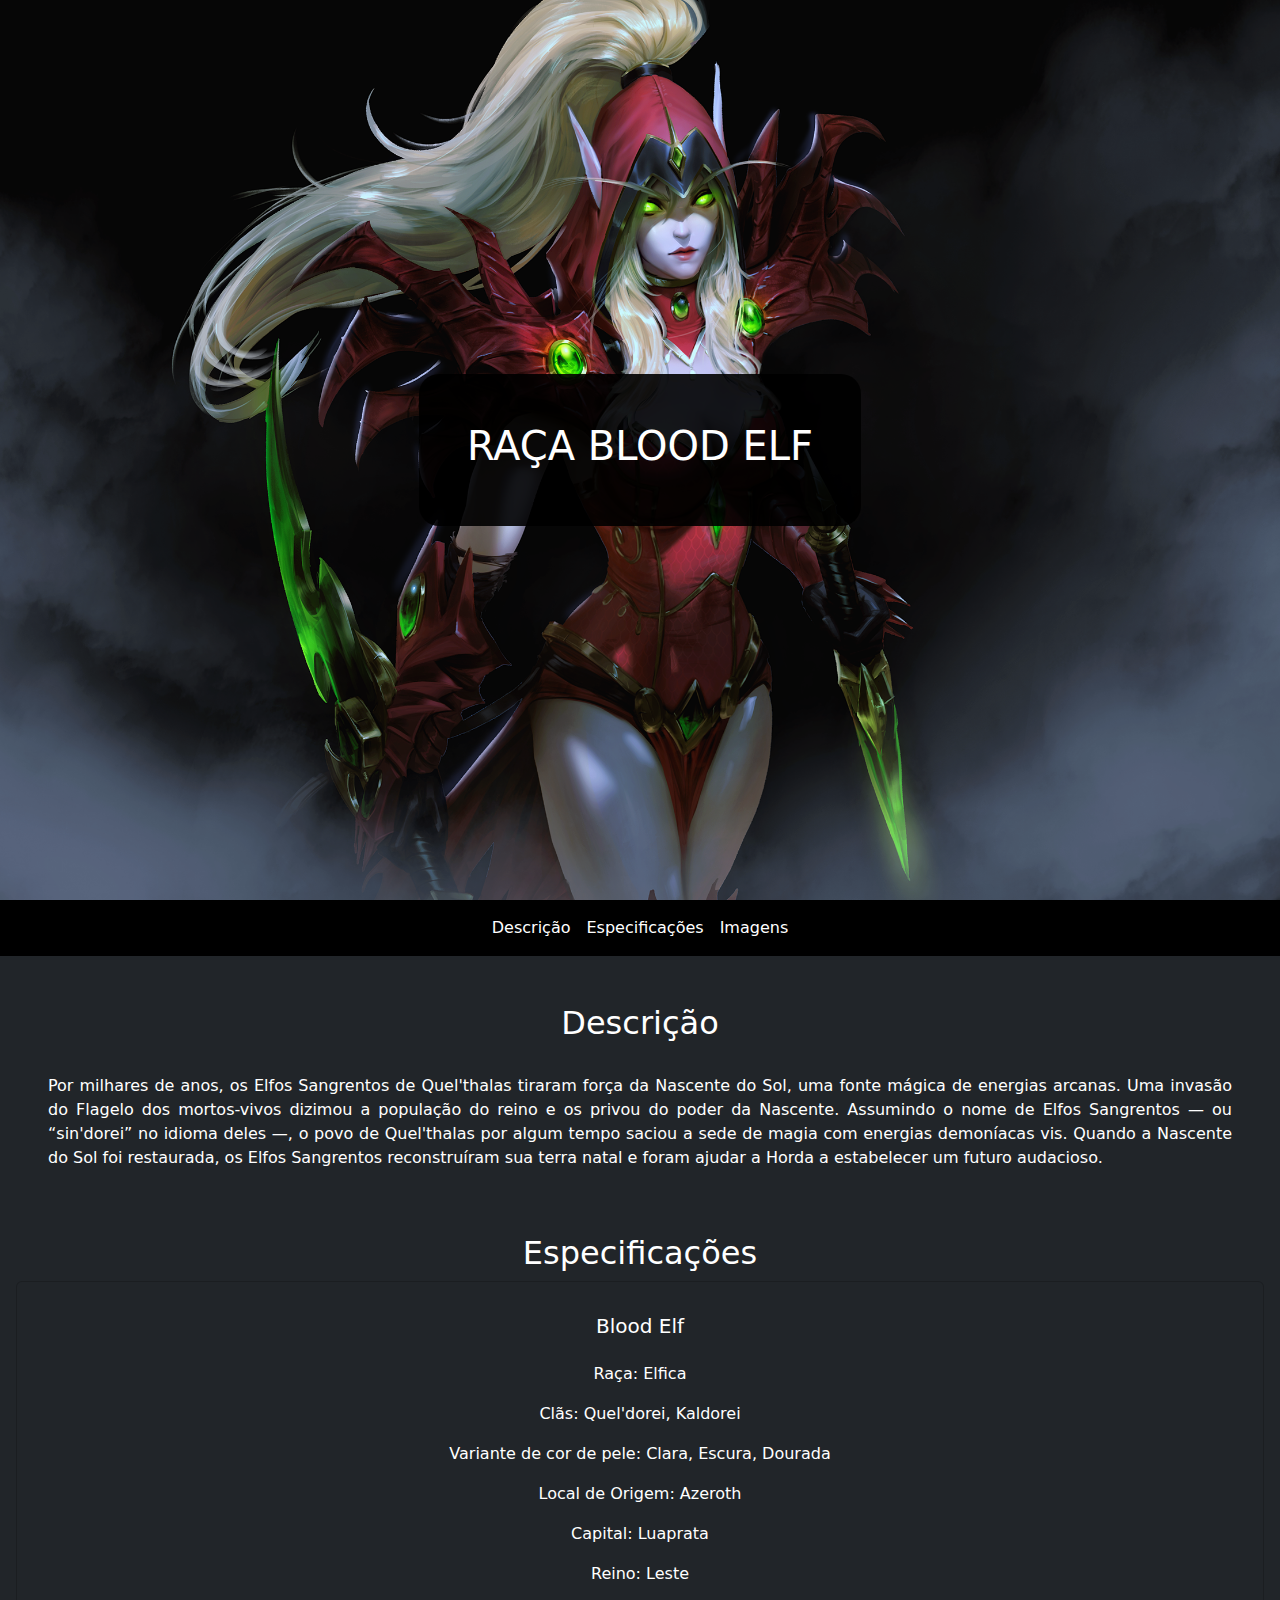
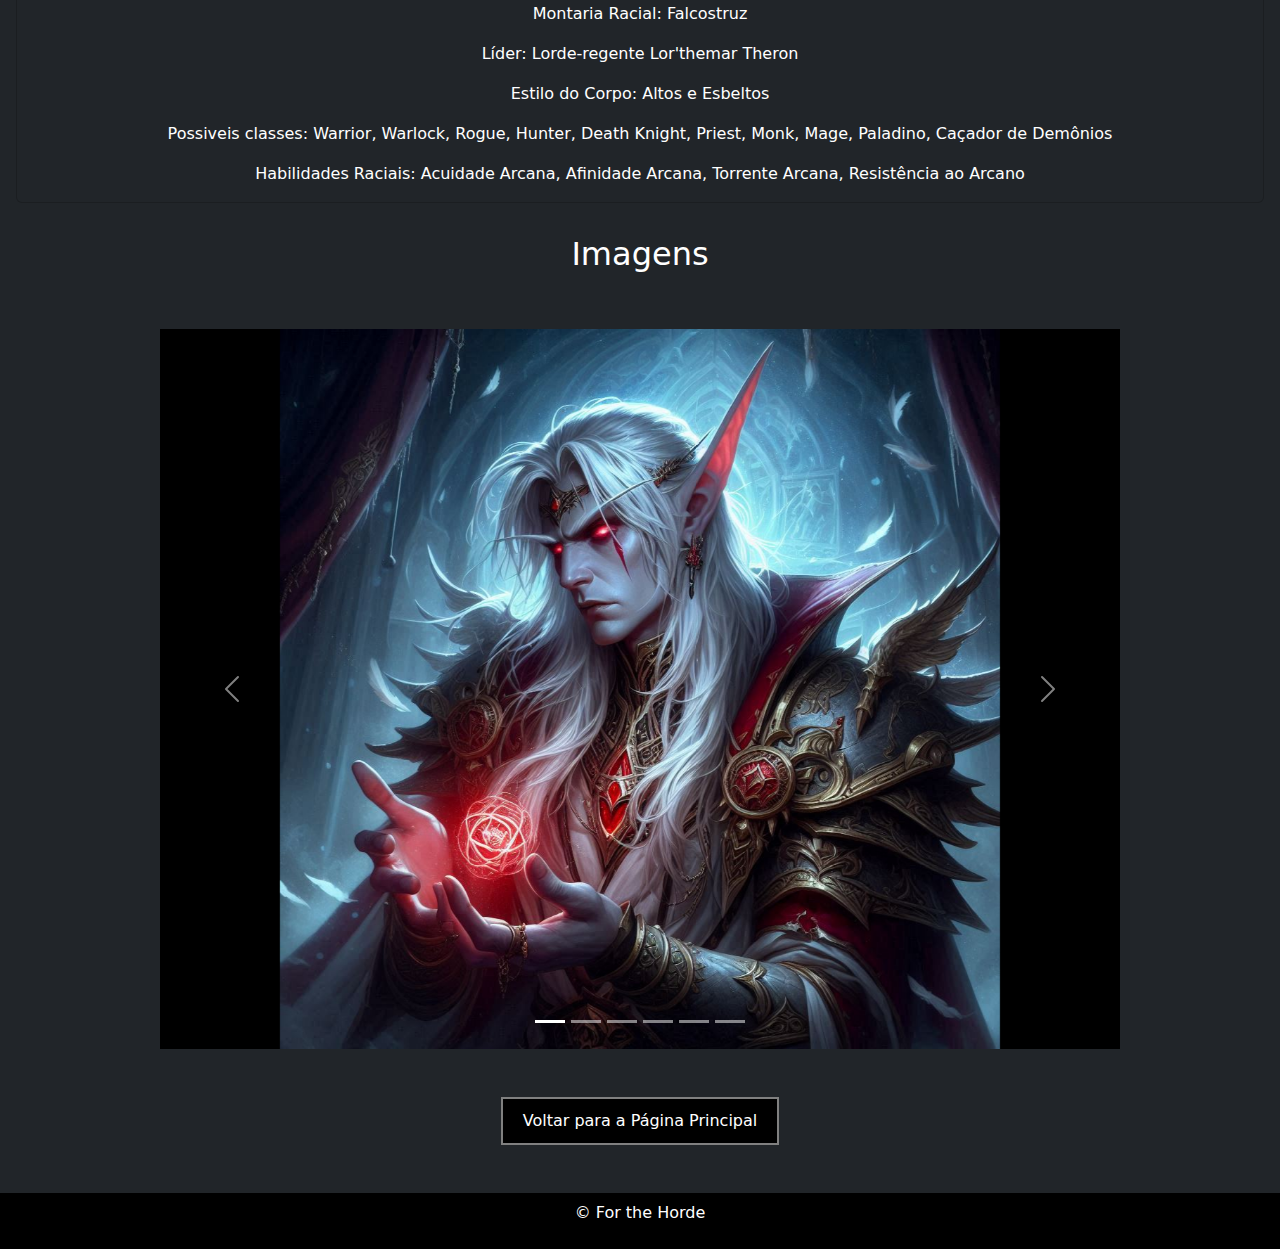
<file: pages/blood-elf.html>
<!DOCTYPE html>
<html lang="pt-br">

<head>
    <meta charset="UTF-8">
    <meta name="viewport" content="width=device-width, initial-scale=1.0">
    <title>Horda | Blood Elf</title>
    <!-- Latest compiled and minified CSS -->
    <link href="https://cdn.jsdelivr.net/npm/bootstrap@5.3.2/dist/css/bootstrap.min.css" rel="stylesheet">
    <link rel="stylesheet" href="style.css">
</head>

<body>
    <header class="bg-black text-white text-center">
        <div class="parallax d-flex flex-row align-items-center justify-content-center" style=" background-image: url('../img/bloodelf-bg.jpg');">
            <div class="bg-title p-5">
              <h1>RAÇA BLOOD ELF</h1>
            </div>
        </div>
        <nav class="navbar navbar-expand-sm bg-black">

            <div class="mx-auto">
                <!-- Links -->
                <ul class="navbar-nav">
                    <li class="nav-item">
                        <a class="nav-link text-white" href="#descricao">Descrição</a>
                    </li>
                    <li class="nav-item">
                        <a class="nav-link text-white" href="#especificacoes">Especificações</a>
                    </li>
                    <li class="nav-item">
                        <a class="nav-link text-white" href="#imagens">Imagens</a>
                    </li>
                </ul>
            </div>

        </nav>
    </header>

    <main class="bg-dark pb-5">
        <section id="descricao" class="text-white text-center p-5">
            <h2>Descrição</h2>
            <div class="row pt-4">
                <div class="text">
                    Por milhares de anos, os Elfos Sangrentos de Quel'thalas tiraram força da Nascente do Sol, uma fonte
                    mágica de energias arcanas. Uma invasão do Flagelo dos mortos-vivos dizimou a população do reino e
                    os privou do poder da Nascente. Assumindo o nome de Elfos Sangrentos — ou “sin'dorei” no idioma
                    deles —, o povo de Quel'thalas por algum tempo saciou a sede de magia com energias demoníacas vis.
                    Quando a Nascente do Sol foi restaurada, os Elfos Sangrentos reconstruíram sua terra natal e foram
                    ajudar a Horda a estabelecer um futuro audacioso.
                </div>
            </div>
        </section>

        <section id="especificacoes" class="text-white text-center p-3">

            <h2>Especificações</h2>

            <div class="card pt-3 bg-dark text-white">
                <div class="card-body">
                    <h5 class="card-title pb-3">Blood Elf</h5>
                    <p class="card-text ">Raça: Elfica</p>
                    <p class="card-text ">Clãs: Quel'dorei, Kaldorei</p>
                    <p class="card-text ">Variante de cor de pele: Clara, Escura, Dourada</p>
                    <p class="card-text ">Local de Origem: Azeroth</p>
                    <p class="card-text ">Capital: Luaprata</p>
                    <p class="card-text ">Reino: Leste</p>
                    <p class="card-text ">Montaria Racial: Falcostruz</p>
                    <p class="card-text ">Líder: Lorde-regente Lor'themar Theron</p>
                    <p class="card-text ">Estilo do Corpo: Altos e Esbeltos</p>
                    <p class="card-text ">Possiveis classes: Warrior, Warlock, Rogue, Hunter, Death Knight, Priest, Monk, Mage, Paladino, Caçador de Demônios</p>
                    <p class="card-text ">Habilidades Raciais: Acuidade Arcana, Afinidade Arcana, Torrente Arcana, Resistência ao Arcano</p>
                </div>
            </div>

        </section>

        <section id="imagens" class="text-white text-center pb-5 pt-3">

            <h2>Imagens</h2>

        </section>

        <!-- Carousel -->
        <div id="demo" class="carousel slide w-75 d-block m-auto bg-black" data-bs-ride="carousel">

            <!-- Indicators/dots -->
            <div class="carousel-indicators">
                <button type="button" data-bs-target="#demo" data-bs-slide-to="0" class="active"></button>
                <button type="button" data-bs-target="#demo" data-bs-slide-to="1"></button>
                <button type="button" data-bs-target="#demo" data-bs-slide-to="2"></button>
                <button type="button" data-bs-target="#demo" data-bs-slide-to="3"></button>
                <button type="button" data-bs-target="#demo" data-bs-slide-to="4"></button>
                <button type="button" data-bs-target="#demo" data-bs-slide-to="5"></button>
            </div>

            <!-- The slideshow/carousel -->
            <div class="carousel-inner">
                <div class="carousel-item active">
                    <img src="../img/bloodelf1.jpg" alt="belf" class="d-block w-75 m-auto">
                </div>
                <div class="carousel-item">
                    <img src="../img/bloodelf2.jpg" alt="belf" class="d-block w-75 m-auto">
                </div>
                <div class="carousel-item">
                    <img src="../img/bloodelf3.jpg" alt="belf" class="d-block w-75 m-auto">
                </div>
                <div class="carousel-item">
                    <img src="../img/bloodelf4.jpg" alt="belf" class="d-block w-75 m-auto">
                </div>
                <div class="carousel-item">
                    <img src="../img/bloodelf5.jpg" alt="belf" class="d-block w-75 m-auto">
                </div>
                <div class="carousel-item">
                    <img src="../img/bloodelf6.jpg" alt="belf" class="d-block w-75 m-auto">
                </div>
            </div>

            <!-- Left and right controls/icons -->
            <button class="carousel-control-prev" type="button" data-bs-target="#demo" data-bs-slide="prev">
                <span class="carousel-control-prev-icon"></span>
            </button>
            <button class="carousel-control-next" type="button" data-bs-target="#demo" data-bs-slide="next">
                <span class="carousel-control-next-icon"></span>
            </button>
        </div>
        <div class="text-center pt-5">
            <a href="../index.html" class="botao-voltar">Voltar para a Página Principal</a>
        </div>

    </main>
    <footer class="p-2 bg-black text-white text-center">
        <p>&copy; For the Horde</p>
    </footer>

    <!-- Latest compiled JavaScript -->
    <script src="https://cdn.jsdelivr.net/npm/bootstrap@5.3.2/dist/js/bootstrap.bundle.min.js"></script>
</body>

</html>
</file>
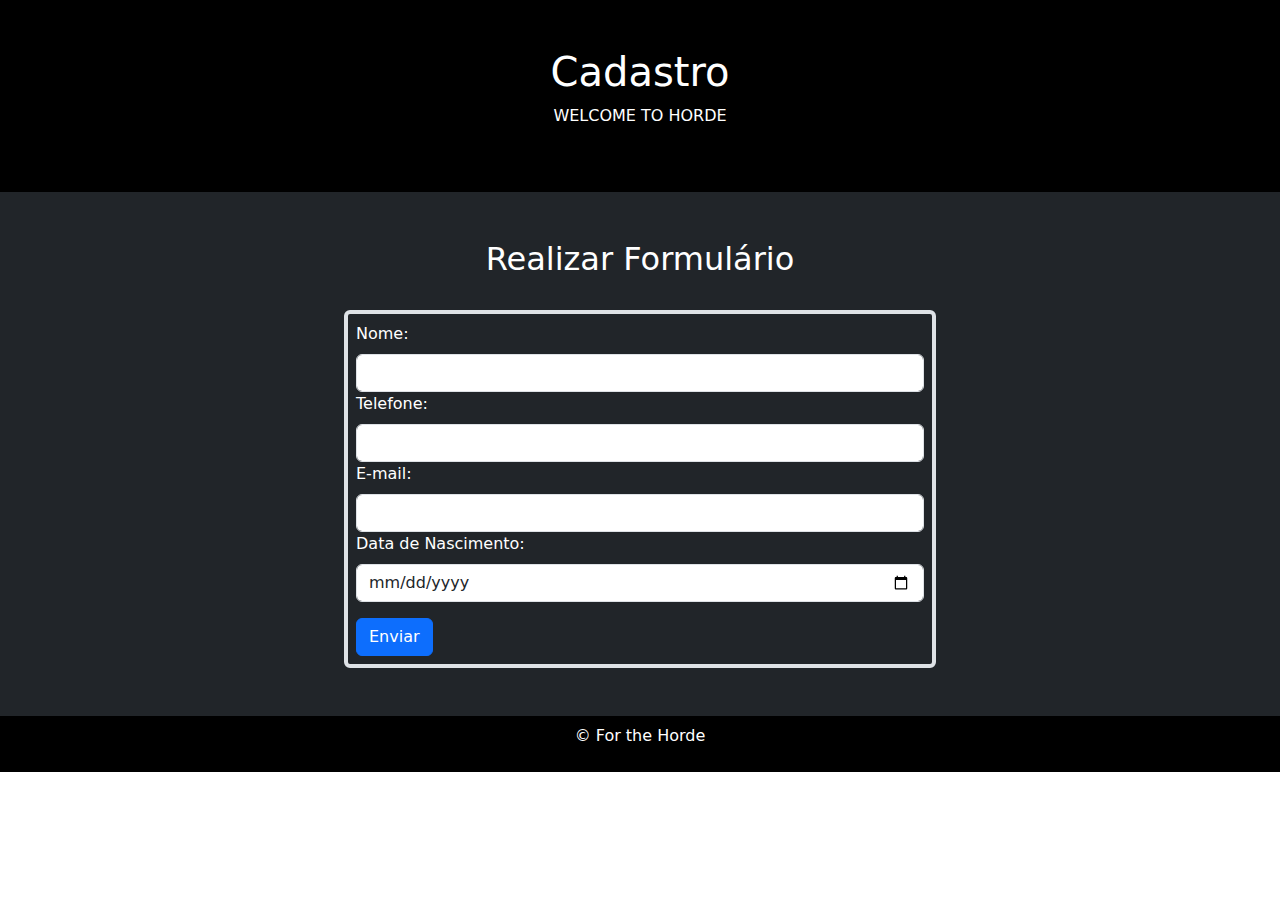
<file: pages/cadastro.html>
<!DOCTYPE html>
<html lang="pt-br">

<head>
    <meta charset="UTF-8">
    <meta name="viewport" content="width=device-width, initial-scale=1.0">
    <title>Sign-In</title>
    <!-- Latest compiled and minified CSS -->
    <link href="https://cdn.jsdelivr.net/npm/bootstrap@5.3.2/dist/css/bootstrap.min.css" rel="stylesheet">
</head>

<body>
    <header class="bg-black text-white text-center p-5">
        <div class="row">
            <h1>Cadastro</h1>
            <p>WELCOME TO HORDE</p>
        </div>

    </header>

    <main class="bg-dark p-5">

        <h2 class="text-white text-center pb-4">Realizar Formulário</h2>
        <form class="w-50 border border-4 rounded m-auto p-2 text-white">
            <label class="form-label" for="">Nome:</label>
            <input class="form-control" type="text">
            <label class="form-label" for="">Telefone:</label>
            <input class="form-control" type="number">
            <label class="form-label" for="">E-mail:</label>
            <input class="form-control" type="email">
            <label class="form-label" for="">Data de Nascimento:</label>
            <input class="form-control" type="date">
            <a class="btn btn-primary mt-3" href="../index.html">Enviar</a>
        </form>     
        
    </main>
    <footer class="p-2 bg-black text-white text-center">
        <p>&copy; For the Horde</p>
    </footer>

    <!-- Latest compiled JavaScript -->
    <script src="https://cdn.jsdelivr.net/npm/bootstrap@5.3.2/dist/js/bootstrap.bundle.min.js"></script>
</body>

</html>
</file>
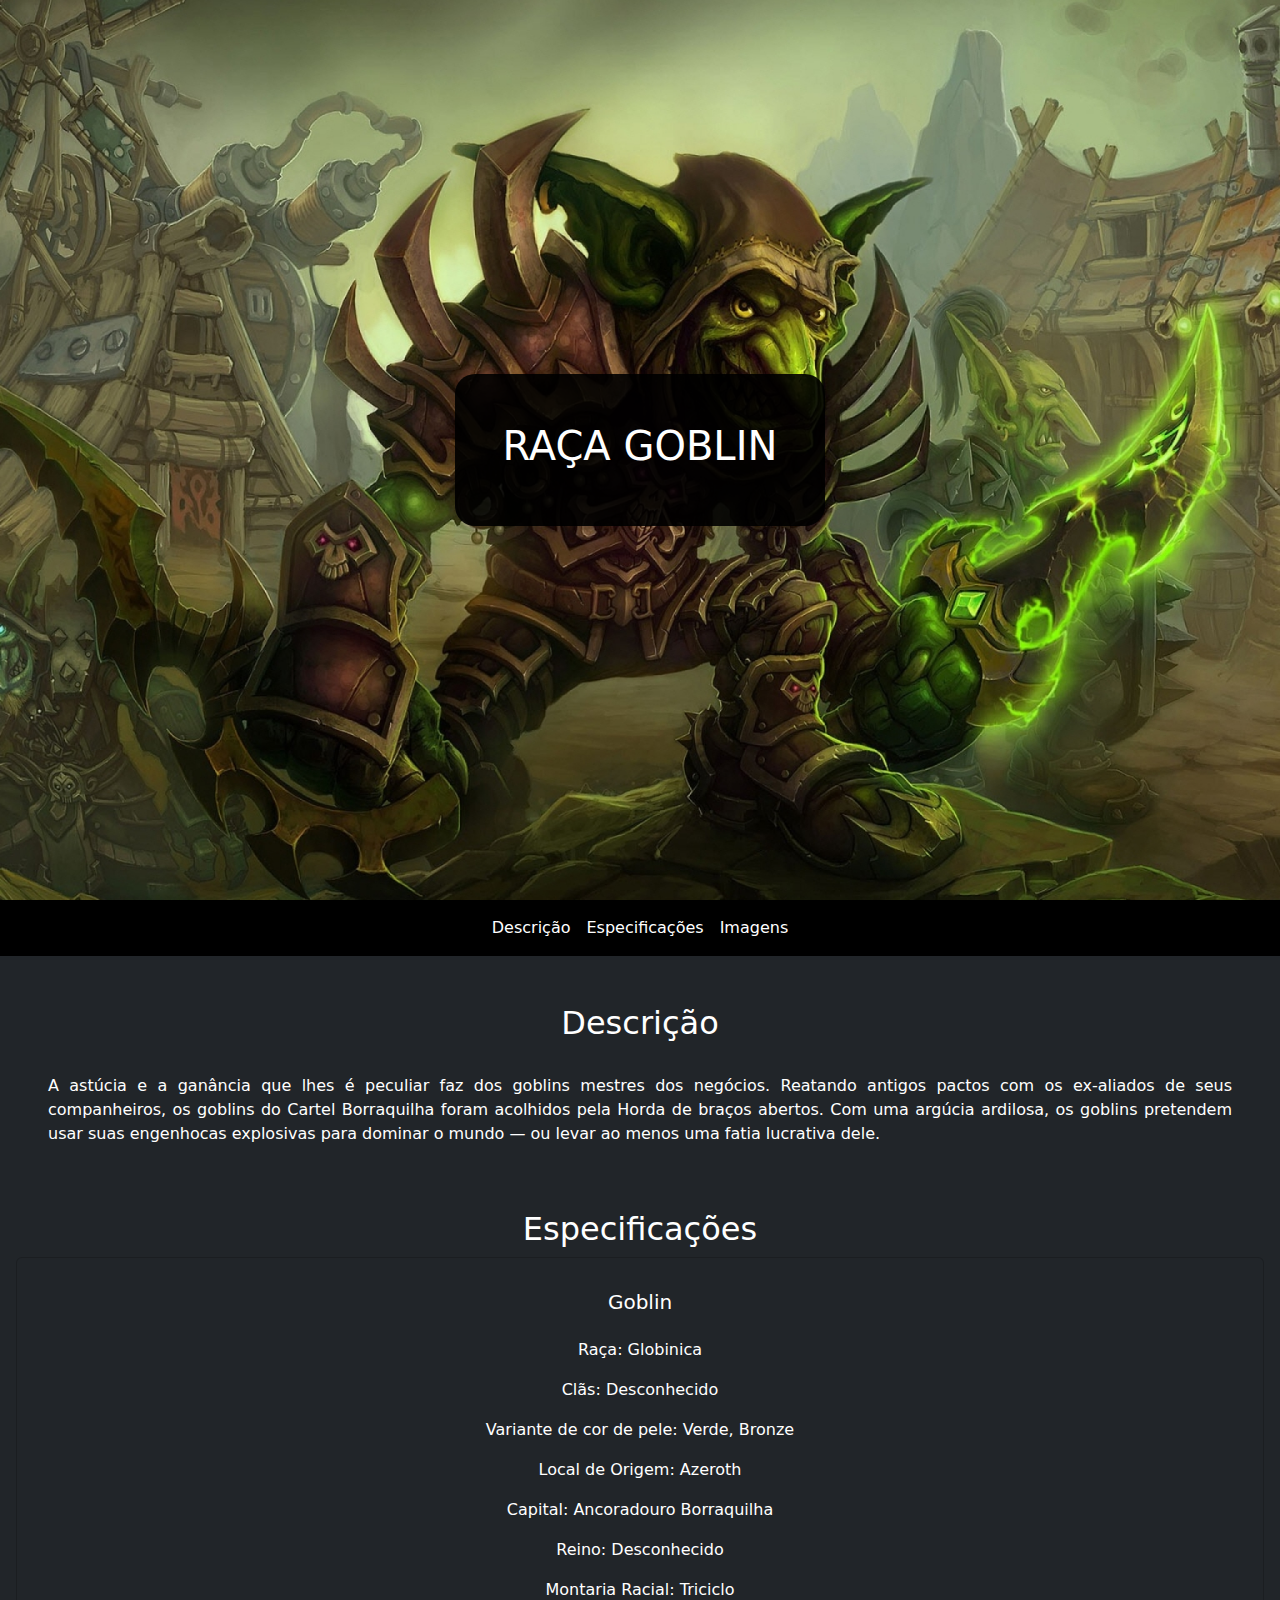
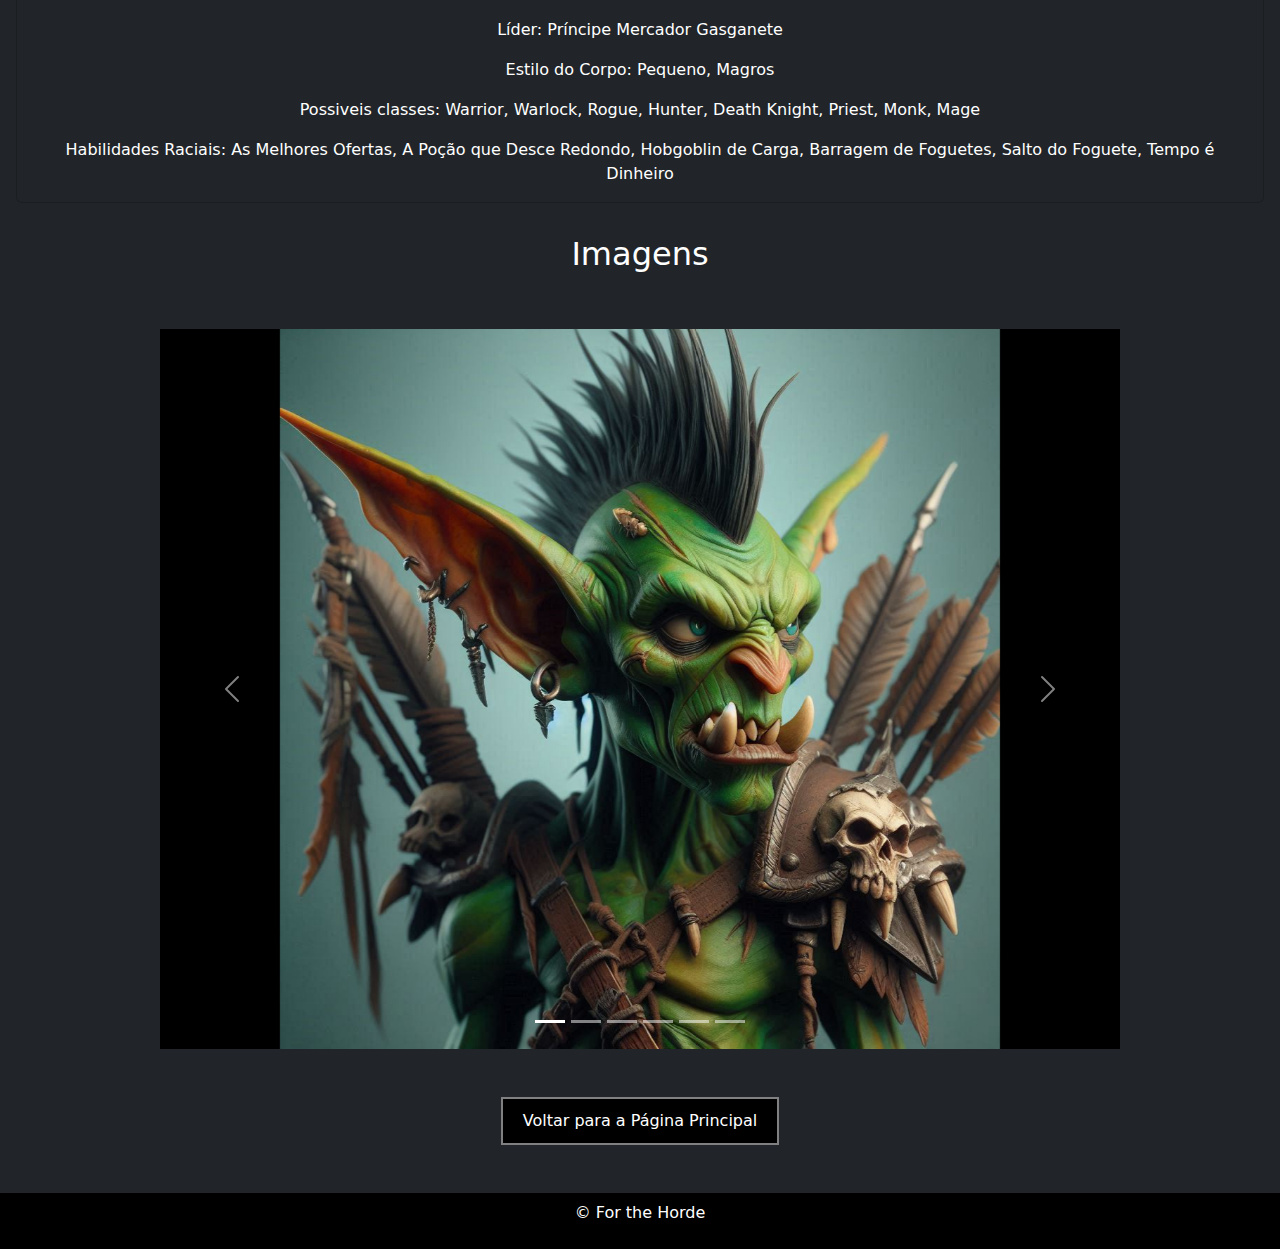
<file: pages/goblin.html>
<!DOCTYPE html>
<html lang="pt-br">

<head>
    <meta charset="UTF-8">
    <meta name="viewport" content="width=device-width, initial-scale=1.0">
    <title>Horda | Goblin</title>
    <!-- Latest compiled and minified CSS -->
    <link href="https://cdn.jsdelivr.net/npm/bootstrap@5.3.2/dist/css/bootstrap.min.css" rel="stylesheet">
    <link rel="stylesheet" href="style.css">
</head>

<body>
    <header class="bg-black text-white text-center">
        <div class="parallax d-flex flex-row align-items-center justify-content-center" style=" background-image: url('../img/goblin-bg.jpg');">
            <div class="bg-title p-5">
              <h1>RAÇA GOBLIN</h1>
            </div>
        </div>
        <nav class="navbar navbar-expand-sm bg-black">

            <div class="mx-auto">
                <!-- Links -->
                <ul class="navbar-nav">
                    <li class="nav-item">
                        <a class="nav-link text-white" href="#descricao">Descrição</a>
                    </li>
                    <li class="nav-item">
                        <a class="nav-link text-white" href="#especificacoes">Especificações</a>
                    </li>
                    <li class="nav-item">
                        <a class="nav-link text-white" href="#imagens">Imagens</a>
                    </li>
                </ul>
            </div>

        </nav>
    </header>

    <main class="bg-dark pb-5">
        <section id="descricao" class="text-white text-center p-5">
            <h2>Descrição</h2>
            <div class="row pt-4">
                <div class="text">
                    A astúcia e a ganância que lhes é peculiar faz dos goblins mestres dos negócios. Reatando antigos
                    pactos com os ex-aliados de seus companheiros, os goblins do Cartel Borraquilha foram acolhidos pela
                    Horda de braços abertos. Com uma argúcia ardilosa, os goblins pretendem usar suas engenhocas
                    explosivas para dominar o mundo — ou levar ao menos uma fatia lucrativa dele.
                </div>
            </div>
        </section>

        <section id="especificacoes" class="text-white text-center p-3">

            <h2>Especificações</h2>

            <div class="card pt-3 bg-dark text-white">
                <div class="card-body">
                    <h5 class="card-title pb-3">Goblin</h5>
                    <p class="card-text ">Raça: Globinica</p>
                    <p class="card-text ">Clãs: Desconhecido</p>
                    <p class="card-text ">Variante de cor de pele: Verde, Bronze</p>
                    <p class="card-text ">Local de Origem: Azeroth</p>
                    <p class="card-text ">Capital: Ancoradouro Borraquilha</p>
                    <p class="card-text ">Reino: Desconhecido</p>
                    <p class="card-text ">Montaria Racial: Triciclo</p>
                    <p class="card-text ">Líder: Príncipe Mercador Gasganete</p>
                    <p class="card-text ">Estilo do Corpo: Pequeno, Magros</p>
                    <p class="card-text ">Possiveis classes: Warrior, Warlock, Rogue, Hunter, Death Knight, Priest,
                        Monk, Mage</p>
                    <p class="card-text ">Habilidades Raciais: As Melhores Ofertas, A Poção que Desce Redondo, Hobgoblin
                        de Carga, Barragem de Foguetes, Salto do Foguete, Tempo é Dinheiro</p>
                </div>
            </div>

        </section>

        <section id="imagens" class="text-white text-center pb-5 pt-3">

            <h2>Imagens</h2>

        </section>

        <!-- Carousel -->
        <div id="demo" class="carousel slide w-75 d-block m-auto bg-black" data-bs-ride="carousel">

            <!-- Indicators/dots -->
            <div class="carousel-indicators">
                <button type="button" data-bs-target="#demo" data-bs-slide-to="0" class="active"></button>
                <button type="button" data-bs-target="#demo" data-bs-slide-to="1"></button>
                <button type="button" data-bs-target="#demo" data-bs-slide-to="2"></button>
                <button type="button" data-bs-target="#demo" data-bs-slide-to="3"></button>
                <button type="button" data-bs-target="#demo" data-bs-slide-to="4"></button>
                <button type="button" data-bs-target="#demo" data-bs-slide-to="5"></button>
            </div>

            <!-- The slideshow/carousel -->
            <div class="carousel-inner">
                <div class="carousel-item active">
                    <img src="../img/goblin1.jpg" alt="goblin" class="d-block w-75 m-auto">
                </div>
                <div class="carousel-item">
                    <img src="../img/goblin2.jpg" alt="goblin" class="d-block w-75 m-auto">
                </div>
                <div class="carousel-item">
                    <img src="../img/goblin3.jpg" alt="goblin" class="d-block w-75 m-auto">
                </div>
                <div class="carousel-item">
                    <img src="../img/goblin4.jpg" alt="goblin" class="d-block w-75 m-auto">
                </div>
                <div class="carousel-item">
                    <img src="../img/goblin5.jpg" alt="goblin" class="d-block w-75 m-auto">
                </div>
                <div class="carousel-item">
                    <img src="../img/goblin6.jpg" alt="goblin" class="d-block w-75 m-auto">
                </div>
            </div>



            <!-- Left and right controls/icons -->
            <button class="carousel-control-prev" type="button" data-bs-target="#demo" data-bs-slide="prev">
                <span class="carousel-control-prev-icon"></span>
            </button>
            <button class="carousel-control-next" type="button" data-bs-target="#demo" data-bs-slide="next">
                <span class="carousel-control-next-icon"></span>
            </button>
        </div>
        <div class="text-center pt-5">
            <a href="../index.html" class="botao-voltar">Voltar para a Página Principal</a>
        </div>

    </main>
    <footer class="p-2 bg-black text-white text-center">
        <p>&copy; For the Horde</p>
    </footer>

    <!-- Latest compiled JavaScript -->
    <script src="https://cdn.jsdelivr.net/npm/bootstrap@5.3.2/dist/js/bootstrap.bundle.min.js"></script>
</body>

</html>
</file>
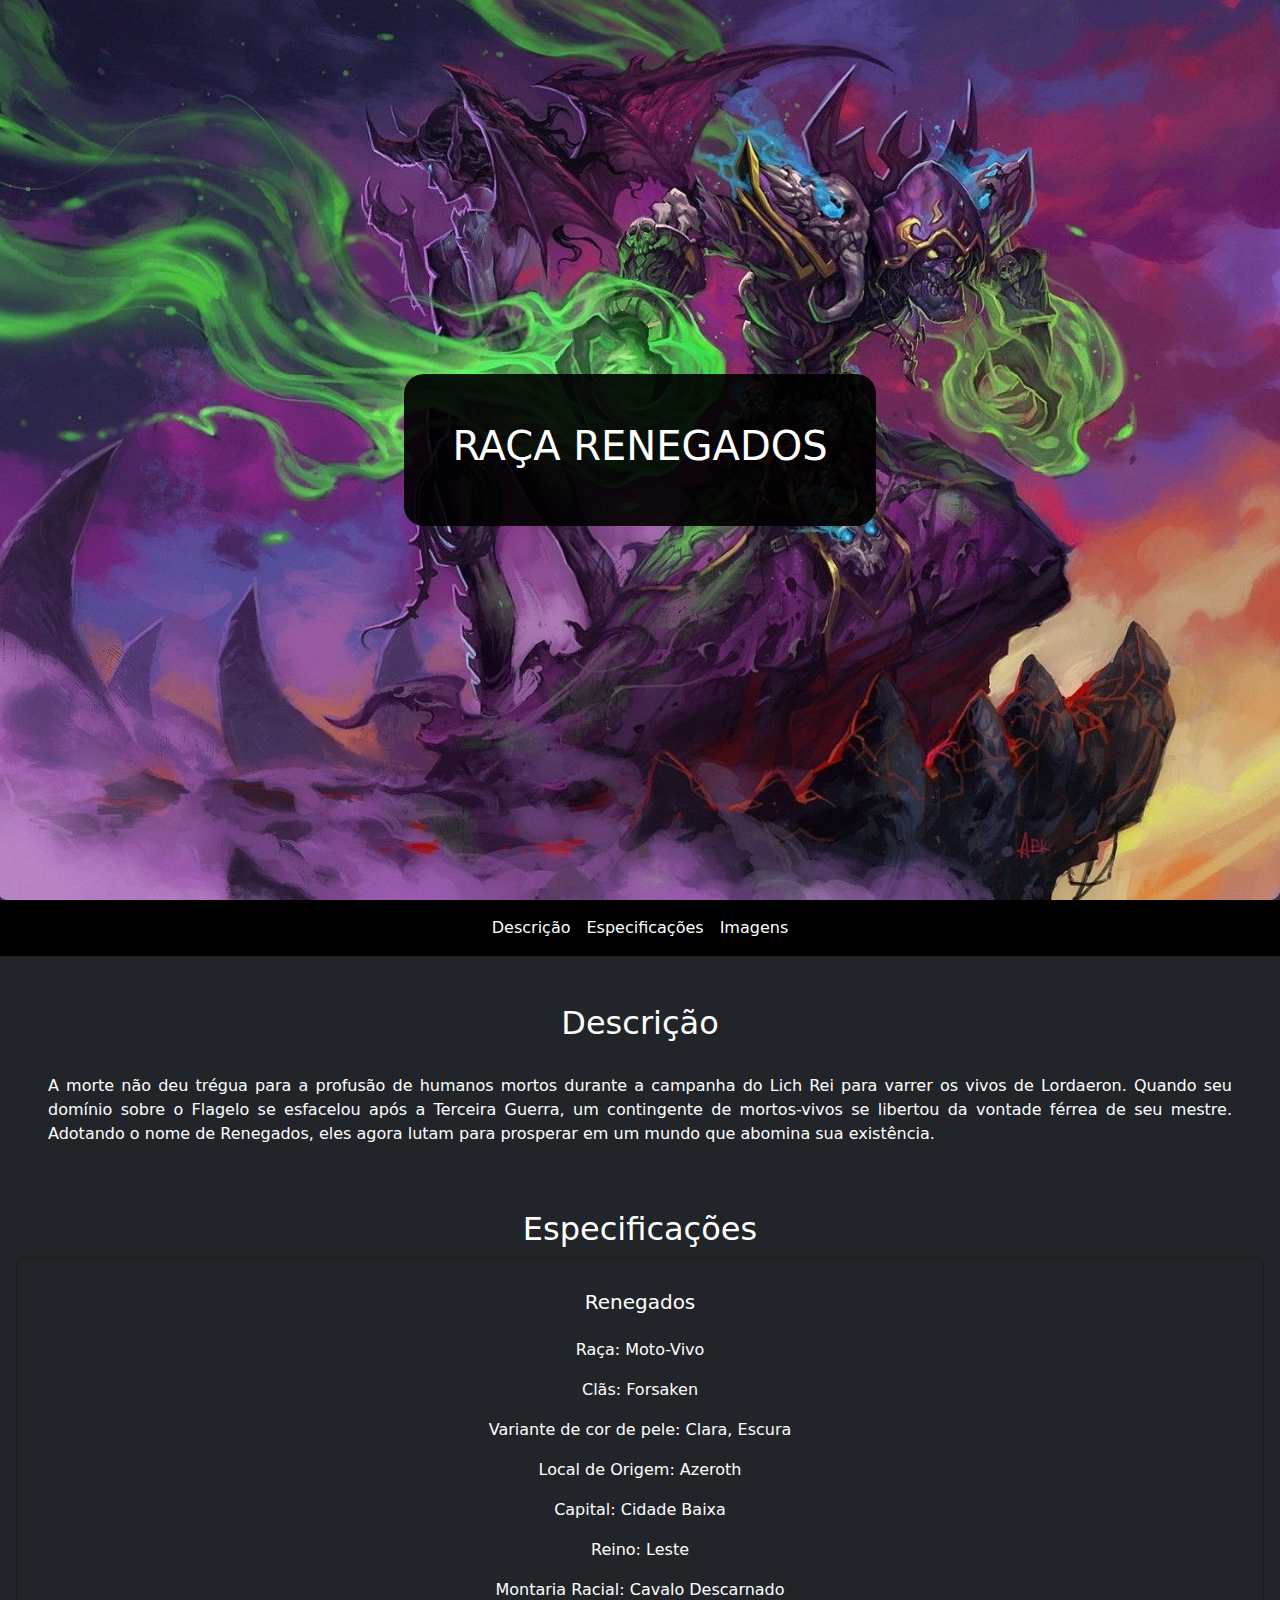
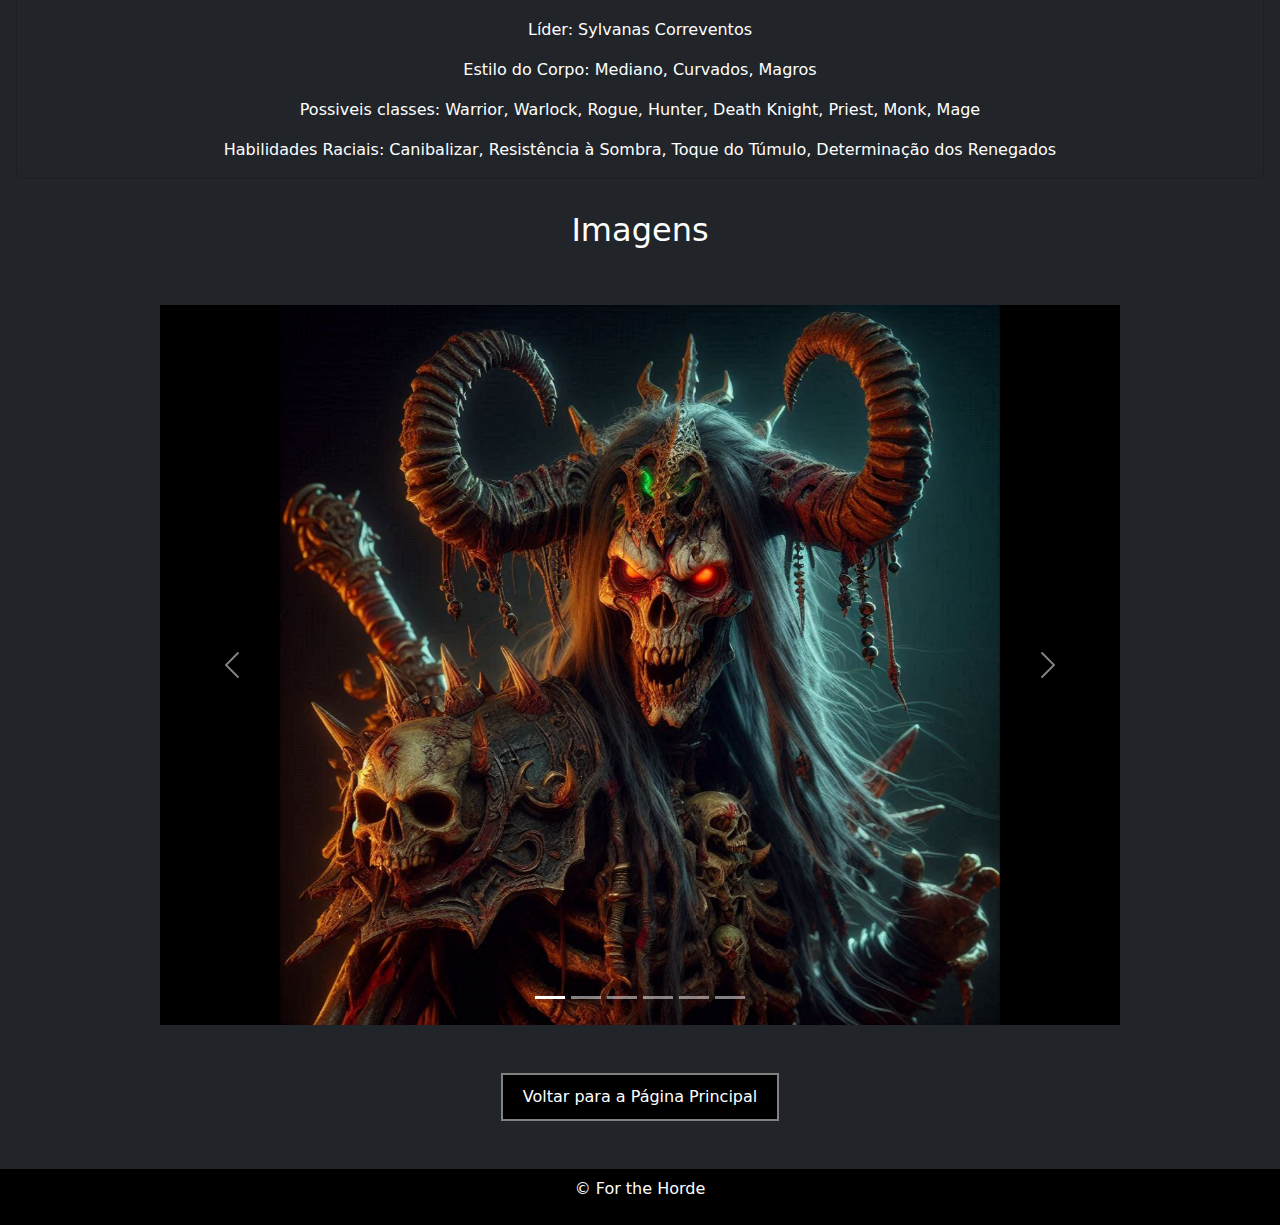
<file: pages/renegados.html>
<!DOCTYPE html>
<html lang="pt-br">

<head>
    <meta charset="UTF-8">
    <meta name="viewport" content="width=device-width, initial-scale=1.0">
    <title>Horda | Renegados</title>
    <!-- Latest compiled and minified CSS -->
    <link href="https://cdn.jsdelivr.net/npm/bootstrap@5.3.2/dist/css/bootstrap.min.css" rel="stylesheet">
    <link rel="stylesheet" href="style.css">
</head>

<body>
    <header class="bg-black text-white text-center">
        <div class="parallax d-flex flex-row align-items-center justify-content-center" style=" background-image: url('../img/undead-bg.jpg');">
            <div class="bg-title p-5">
              <h1>RAÇA RENEGADOS</h1>
            </div>
        </div>
        <nav class="navbar navbar-expand-sm bg-black">

            <div class="mx-auto">
                <!-- Links -->
                <ul class="navbar-nav">
                    <li class="nav-item">
                        <a class="nav-link text-white" href="#descricao">Descrição</a>
                    </li>
                    <li class="nav-item">
                        <a class="nav-link text-white" href="#especificacoes">Especificações</a>
                    </li>
                    <li class="nav-item">
                        <a class="nav-link text-white" href="#imagens">Imagens</a>
                    </li>
                </ul>
            </div>

        </nav>
    </header>

    <main class="bg-dark pb-5">
        <section id="descricao" class="text-white text-center p-5">
            <h2>Descrição</h2>
            <div class="row pt-4">
                <div class="text">
                    A morte não deu trégua para a profusão de humanos mortos durante a campanha do Lich Rei para varrer
                    os vivos de Lordaeron. Quando seu domínio sobre o Flagelo se esfacelou após a Terceira Guerra, um
                    contingente de mortos-vivos se libertou da vontade férrea de seu mestre. Adotando o nome de
                    Renegados, eles agora lutam para prosperar em um mundo que abomina sua existência.
                </div>
            </div>
        </section>

        <section id="especificacoes" class="text-white text-center p-3">

            <h2>Especificações</h2>

            <div class="card pt-3 bg-dark text-white">
                <div class="card-body">
                    <h5 class="card-title pb-3">Renegados</h5>
                    <p class="card-text ">Raça: Moto-Vivo</p>
                    <p class="card-text ">Clãs: Forsaken</p>
                    <p class="card-text ">Variante de cor de pele: Clara, Escura</p>
                    <p class="card-text ">Local de Origem: Azeroth</p>
                    <p class="card-text ">Capital: Cidade Baixa</p>
                    <p class="card-text ">Reino: Leste</p>
                    <p class="card-text ">Montaria Racial: Cavalo Descarnado</p>
                    <p class="card-text ">Líder: Sylvanas Correventos</p>
                    <p class="card-text ">Estilo do Corpo: Mediano, Curvados, Magros</p>
                    <p class="card-text ">Possiveis classes: Warrior, Warlock, Rogue, Hunter, Death Knight, Priest, Monk, Mage</p>
                    <p class="card-text ">Habilidades Raciais: Canibalizar, Resistência à Sombra, Toque do Túmulo, Determinação dos Renegados</p>
                </div>
            </div>

        </section>

        <section id="imagens" class="text-white text-center pb-5 pt-3">

            <h2>Imagens</h2>

        </section>

        <!-- Carousel -->
        <div id="demo" class="carousel slide w-75 d-block m-auto bg-black" data-bs-ride="carousel">

            <!-- Indicators/dots -->
            <div class="carousel-indicators">
                <button type="button" data-bs-target="#demo" data-bs-slide-to="0" class="active"></button>
                <button type="button" data-bs-target="#demo" data-bs-slide-to="1"></button>
                <button type="button" data-bs-target="#demo" data-bs-slide-to="2"></button>
                <button type="button" data-bs-target="#demo" data-bs-slide-to="3"></button>
                <button type="button" data-bs-target="#demo" data-bs-slide-to="4"></button>
                <button type="button" data-bs-target="#demo" data-bs-slide-to="5"></button>
            </div>

            <!-- The slideshow/carousel -->
            <div class="carousel-inner">
                <div class="carousel-item active">
                    <img src="../img/undead1.jpg" alt="undead" class="d-block w-75 m-auto">
                </div>
                <div class="carousel-item">
                    <img src="../img/undead2.jpg" alt="undead" class="d-block w-75 m-auto">
                </div>
                <div class="carousel-item">
                    <img src="../img/undead3.jpg" alt="undead" class="d-block w-75 m-auto">
                </div>
                <div class="carousel-item">
                    <img src="../img/undead4.jpg" alt="undead" class="d-block w-75 m-auto">
                </div>
                <div class="carousel-item">
                    <img src="../img/undead5.jpg" alt="undead" class="d-block w-75 m-auto">
                </div>
                <div class="carousel-item">
                    <img src="../img/undead6.jpg" alt="undead" class="d-block w-75 m-auto">
                </div>
            </div>



            <!-- Left and right controls/icons -->
            <button class="carousel-control-prev" type="button" data-bs-target="#demo" data-bs-slide="prev">
                <span class="carousel-control-prev-icon"></span>
            </button>
            <button class="carousel-control-next" type="button" data-bs-target="#demo" data-bs-slide="next">
                <span class="carousel-control-next-icon"></span>
            </button>
        </div>
        <div class="text-center pt-5">
            <a href="../index.html" class="botao-voltar">Voltar para a Página Principal</a>
        </div>

    </main>
    <footer class="p-2 bg-black text-white text-center">
        <p>&copy; For the Horde</p>
    </footer>

    <!-- Latest compiled JavaScript -->
    <script src="https://cdn.jsdelivr.net/npm/bootstrap@5.3.2/dist/js/bootstrap.bundle.min.js"></script>
</body>

</html>
</file>
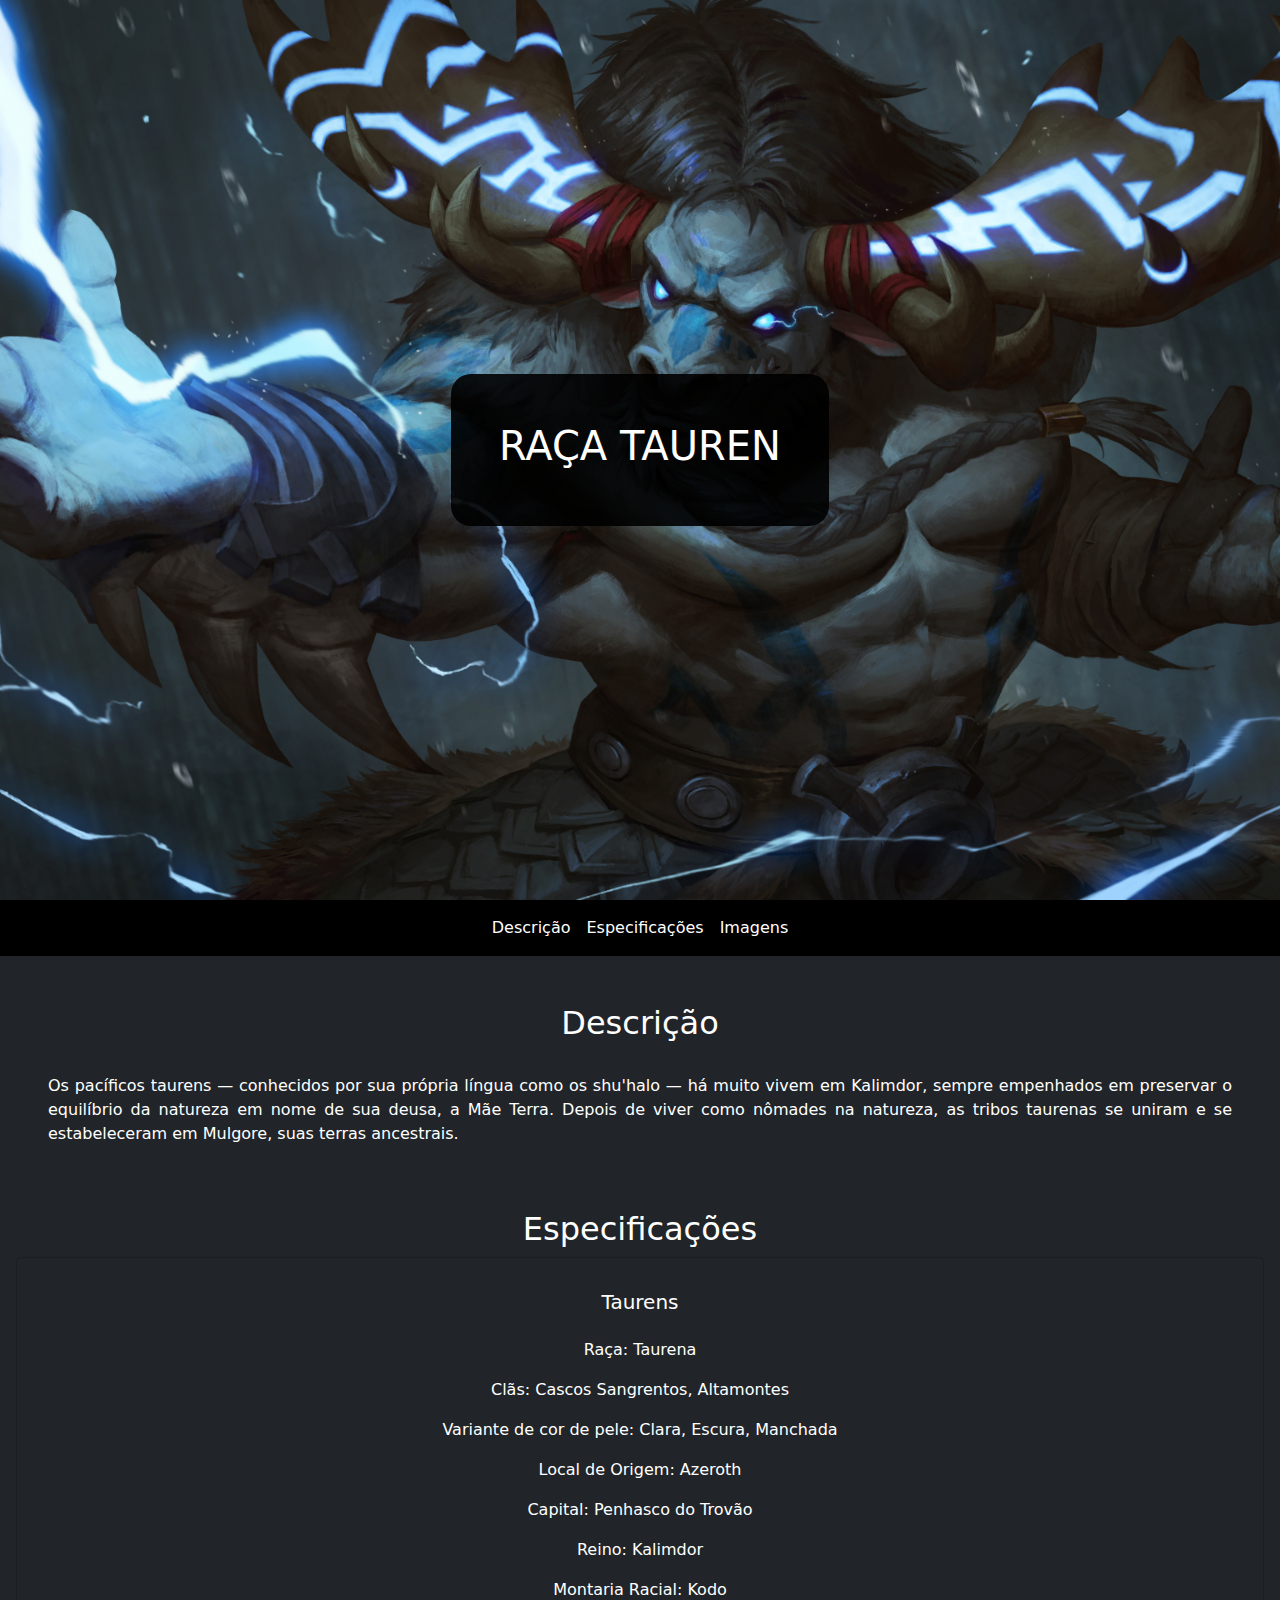
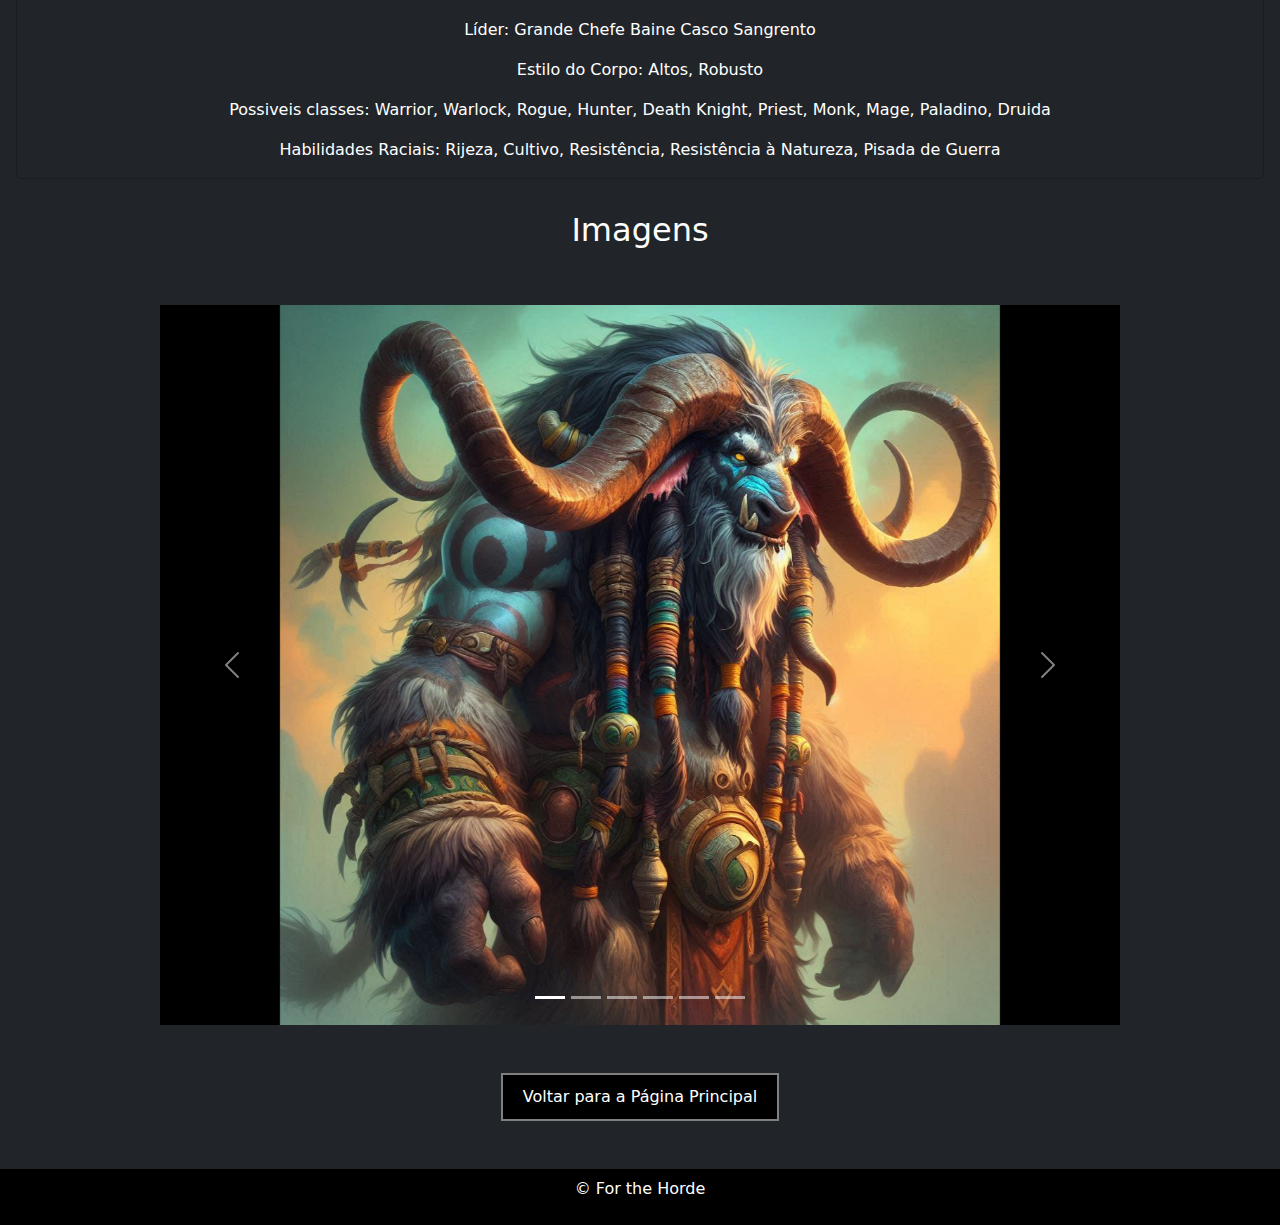
<file: pages/tauren.html>
<!DOCTYPE html>
<html lang="pt-br">

<head>
    <meta charset="UTF-8">
    <meta name="viewport" content="width=device-width, initial-scale=1.0">
    <title>Horda | Tauren</title>
    <!-- Latest compiled and minified CSS -->
    <link href="https://cdn.jsdelivr.net/npm/bootstrap@5.3.2/dist/css/bootstrap.min.css" rel="stylesheet">
    <link rel="stylesheet" href="style.css">
</head>

<body>
    <header class="bg-black text-white text-center">
        <div class="parallax d-flex flex-row align-items-center justify-content-center" style=" background-image: url('../img/tauren-bg.jpg');">
            <div class="bg-title p-5">
              <h1>RAÇA TAUREN</h1>
            </div>
        </div>
        <nav class="navbar navbar-expand-sm bg-black">

            <div class="mx-auto">
                <!-- Links -->
                <ul class="navbar-nav">
                    <li class="nav-item">
                        <a class="nav-link text-white" href="#descricao">Descrição</a>
                    </li>
                    <li class="nav-item">
                        <a class="nav-link text-white" href="#especificacoes">Especificações</a>
                    </li>
                    <li class="nav-item">
                        <a class="nav-link text-white" href="#imagens">Imagens</a>
                    </li>
                </ul>
            </div>

        </nav>
    </header>

    <main class="bg-dark pb-5">
        <section id="descricao" class="text-white text-center p-5">
            <h2>Descrição</h2>
            <div class="row pt-4">
                <div class="text">
                    Os pacíficos taurens — conhecidos por sua própria língua como os shu'halo — há muito vivem em
                    Kalimdor, sempre empenhados em preservar o equilíbrio da natureza em nome de sua deusa, a Mãe Terra.
                    Depois de viver como nômades na natureza, as tribos taurenas se uniram e se estabeleceram em
                    Mulgore, suas terras ancestrais.
                </div>
            </div>
        </section>

        <section id="especificacoes" class="text-white text-center p-3">

            <h2>Especificações</h2>

            <div class="card pt-3 bg-dark text-white">
                <div class="card-body">
                    <h5 class="card-title pb-3">Taurens</h5>
                    <p class="card-text ">Raça: Taurena</p>
                    <p class="card-text ">Clãs: Cascos Sangrentos, Altamontes</p>
                    <p class="card-text ">Variante de cor de pele: Clara, Escura, Manchada</p>
                    <p class="card-text ">Local de Origem: Azeroth</p>
                    <p class="card-text ">Capital: Penhasco do Trovão</p>
                    <p class="card-text ">Reino: Kalimdor</p>
                    <p class="card-text ">Montaria Racial: Kodo</p>
                    <p class="card-text ">Líder: Grande Chefe Baine Casco Sangrento</p>
                    <p class="card-text ">Estilo do Corpo: Altos, Robusto</p>
                    <p class="card-text ">Possiveis classes: Warrior, Warlock, Rogue, Hunter, Death Knight, Priest, Monk, Mage, Paladino, Druida</p>
                    <p class="card-text ">Habilidades Raciais: Rijeza, Cultivo, Resistência, Resistência à Natureza, Pisada de Guerra</p>
                </div>
            </div>

        </section>

        <section id="imagens" class="text-white text-center pb-5 pt-3">

            <h2>Imagens</h2>

        </section>

        <!-- Carousel -->
        <div id="demo" class="carousel slide w-75 d-block m-auto bg-black" data-bs-ride="carousel">

            <!-- Indicators/dots -->
            <div class="carousel-indicators">
                <button type="button" data-bs-target="#demo" data-bs-slide-to="0" class="active"></button>
                <button type="button" data-bs-target="#demo" data-bs-slide-to="1"></button>
                <button type="button" data-bs-target="#demo" data-bs-slide-to="2"></button>
                <button type="button" data-bs-target="#demo" data-bs-slide-to="3"></button>
                <button type="button" data-bs-target="#demo" data-bs-slide-to="4"></button>
                <button type="button" data-bs-target="#demo" data-bs-slide-to="5"></button>
            </div>

            <!-- The slideshow/carousel -->
            <div class="carousel-inner">
                <div class="carousel-item active">
                    <img src="../img/tauren1.jpg" alt="tauren" class="d-block w-75 m-auto">
                </div>
                <div class="carousel-item">
                    <img src="../img/tauren2.jpg" alt="tauren" class="d-block w-75 m-auto">
                </div>
                <div class="carousel-item">
                    <img src="../img/tauren3.jpg" alt="tauren" class="d-block w-75 m-auto">
                </div>
                <div class="carousel-item">
                    <img src="../img/tauren4.jpg" alt="tauren" class="d-block w-75 m-auto">
                </div>
                <div class="carousel-item">
                    <img src="../img/tauren5.jpg" alt="tauren" class="d-block w-75 m-auto">
                </div>
                <div class="carousel-item">
                    <img src="../img/tauren6.jpg" alt="tauren" class="d-block w-75 m-auto">
                </div>
            </div>

            <!-- Left and right controls/icons -->
            <button class="carousel-control-prev" type="button" data-bs-target="#demo" data-bs-slide="prev">
                <span class="carousel-control-prev-icon"></span>
            </button>
            <button class="carousel-control-next" type="button" data-bs-target="#demo" data-bs-slide="next">
                <span class="carousel-control-next-icon"></span>
            </button>
        </div>
        <div class="text-center pt-5">
            <a href="../index.html" class="botao-voltar">Voltar para a Página Principal</a>
        </div>

    </main>
    <footer class="p-2 bg-black text-white text-center">
        <p>&copy; For the Horde</p>
    </footer>

    <!-- Latest compiled JavaScript -->
    <script src="https://cdn.jsdelivr.net/npm/bootstrap@5.3.2/dist/js/bootstrap.bundle.min.js"></script>
</body>

</html>
</file>
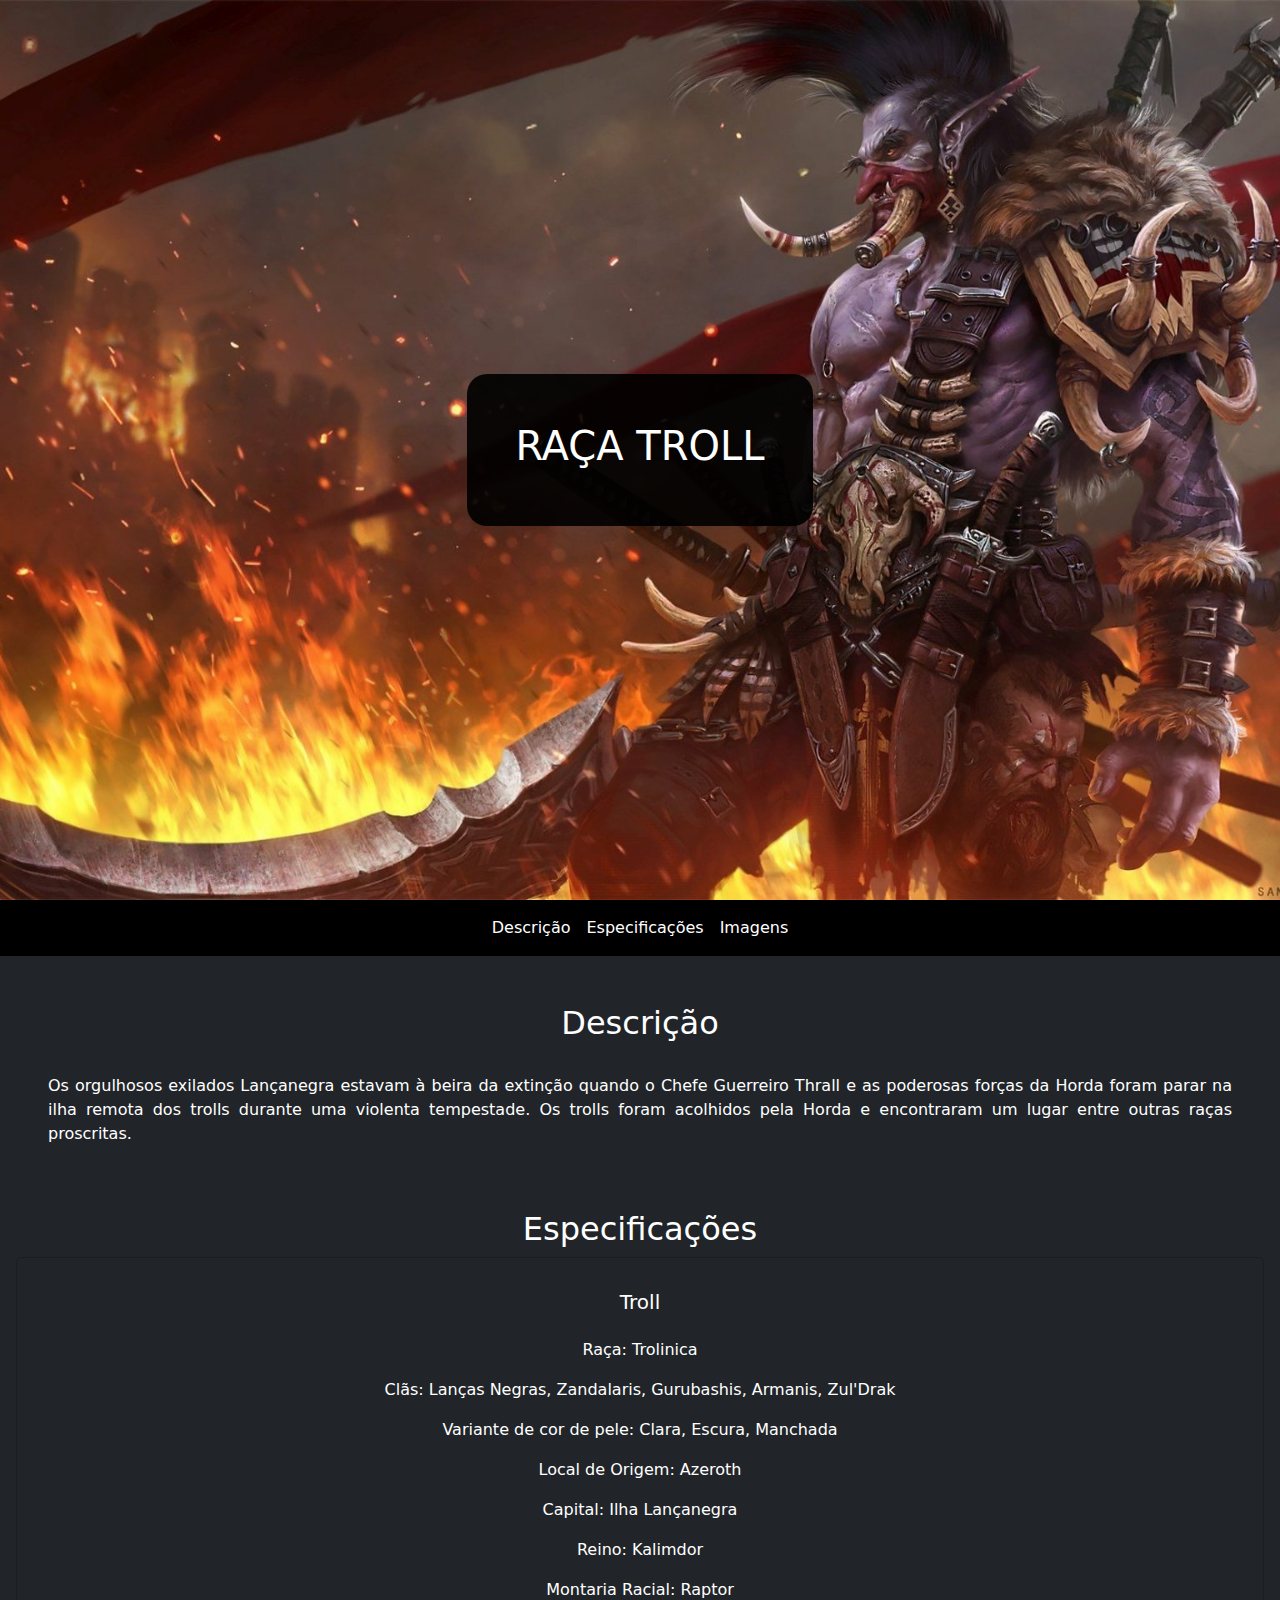
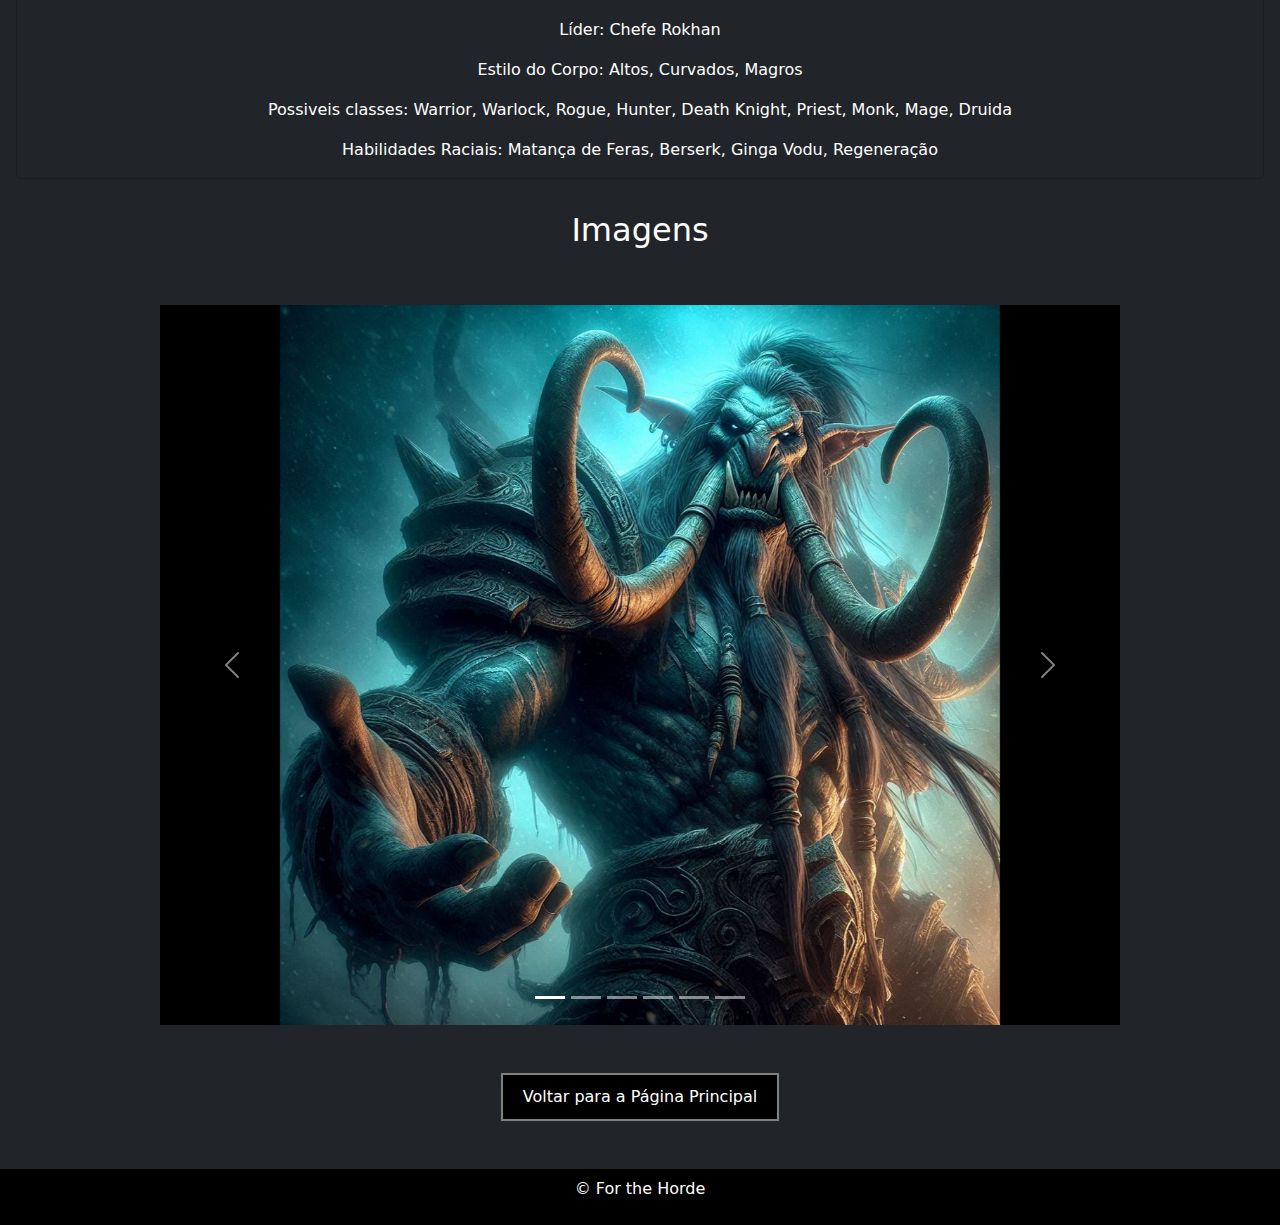
<file: pages/troll.html>
<!DOCTYPE html>
<html lang="pt-br">

<head>
    <meta charset="UTF-8">
    <meta name="viewport" content="width=device-width, initial-scale=1.0">
    <title>Horda | Troll</title>
    <!-- Latest compiled and minified CSS -->
    <link href="https://cdn.jsdelivr.net/npm/bootstrap@5.3.2/dist/css/bootstrap.min.css" rel="stylesheet">
    <link rel="stylesheet" href="style.css">
</head>

<body>
    <header class="bg-black text-white text-center">
        <div class="parallax d-flex flex-row align-items-center justify-content-center" style=" background-image: url('../img/troll-bg.jpg');">
            <div class="bg-title p-5">
              <h1>RAÇA TROLL</h1>
            </div>
        </div>
        <nav class="navbar navbar-expand-sm bg-black">

            <div class="mx-auto">
                <!-- Links -->
                <ul class="navbar-nav">
                    <li class="nav-item">
                        <a class="nav-link text-white" href="#descricao">Descrição</a>
                    </li>
                    <li class="nav-item">
                        <a class="nav-link text-white" href="#especificacoes">Especificações</a>
                    </li>
                    <li class="nav-item">
                        <a class="nav-link text-white" href="#imagens">Imagens</a>
                    </li>
                </ul>
            </div>

        </nav>
    </header>

    <main class="bg-dark pb-5">
        <section id="descricao" class="text-white text-center p-5">
            <h2>Descrição</h2>
            <div class="row pt-4">
                <div class="text">
                    Os orgulhosos exilados Lançanegra estavam à beira da extinção quando o Chefe Guerreiro Thrall e as
                    poderosas forças da Horda foram parar na ilha remota dos trolls durante uma violenta tempestade. Os
                    trolls foram acolhidos pela Horda e encontraram um lugar entre outras raças proscritas.
                </div>
            </div>
        </section>

        <section id="especificacoes" class="text-white text-center p-3">

            <h2>Especificações</h2>

            <div class="card pt-3 bg-dark text-white">
                <div class="card-body">
                    <h5 class="card-title pb-3">Troll</h5>
                    <p class="card-text ">Raça: Trolinica</p>
                    <p class="card-text ">Clãs: Lanças Negras, Zandalaris, Gurubashis, Armanis, Zul'Drak</p>
                    <p class="card-text ">Variante de cor de pele: Clara, Escura, Manchada</p>
                    <p class="card-text ">Local de Origem: Azeroth</p>
                    <p class="card-text ">Capital: Ilha Lançanegra</p>
                    <p class="card-text ">Reino: Kalimdor</p>
                    <p class="card-text ">Montaria Racial: Raptor</p>
                    <p class="card-text ">Líder: Chefe Rokhan</p>
                    <p class="card-text ">Estilo do Corpo: Altos, Curvados, Magros</p>
                    <p class="card-text ">Possiveis classes: Warrior, Warlock, Rogue, Hunter, Death Knight, Priest, Monk, Mage, Druida</p>
                    <p class="card-text ">Habilidades Raciais: Matança de Feras, Berserk, Ginga Vodu, Regeneração</p>
                </div>
            </div>

        </section>

        <section id="imagens" class="text-white text-center pb-5 pt-3">

            <h2>Imagens</h2>

        </section>

        <!-- Carousel -->
        <div id="demo" class="carousel slide w-75 d-block m-auto bg-black" data-bs-ride="carousel">

            <!-- Indicators/dots -->
            <div class="carousel-indicators">
                <button type="button" data-bs-target="#demo" data-bs-slide-to="0" class="active"></button>
                <button type="button" data-bs-target="#demo" data-bs-slide-to="1"></button>
                <button type="button" data-bs-target="#demo" data-bs-slide-to="2"></button>
                <button type="button" data-bs-target="#demo" data-bs-slide-to="3"></button>
                <button type="button" data-bs-target="#demo" data-bs-slide-to="4"></button>
                <button type="button" data-bs-target="#demo" data-bs-slide-to="5"></button>
            </div>

            <!-- The slideshow/carousel -->
            <div class="carousel-inner">
                <div class="carousel-item active">
                    <img src="../img/troll1.jpg" alt="troll" class="d-block w-75 m-auto">
                </div>
                <div class="carousel-item">
                    <img src="../img/troll2.jpg" alt="troll" class="d-block w-75 m-auto">
                </div>
                <div class="carousel-item">
                    <img src="../img/troll3.jpg" alt="troll" class="d-block w-75 m-auto">
                </div>
                <div class="carousel-item">
                    <img src="../img/troll4.jpg" alt="troll" class="d-block w-75 m-auto">
                </div>
                <div class="carousel-item">
                    <img src="../img/troll5.jpg" alt="troll" class="d-block w-75 m-auto">
                </div>
                <div class="carousel-item">
                    <img src="../img/troll6.jpg" alt="troll" class="d-block w-75 m-auto">
                </div>
            </div>

            <!-- Left and right controls/icons -->
            <button class="carousel-control-prev" type="button" data-bs-target="#demo" data-bs-slide="prev">
                <span class="carousel-control-prev-icon"></span>
            </button>
            <button class="carousel-control-next" type="button" data-bs-target="#demo" data-bs-slide="next">
                <span class="carousel-control-next-icon"></span>
            </button>
        </div>
        <div class="text-center pt-5">
            <a href="../index.html" class="botao-voltar">Voltar para a Página Principal</a>
        </div>

    </main>
    <footer class="p-2 bg-black text-white text-center">
        <p>&copy; For the Horde</p>
    </footer>

    <!-- Latest compiled JavaScript -->
    <script src="https://cdn.jsdelivr.net/npm/bootstrap@5.3.2/dist/js/bootstrap.bundle.min.js"></script>
</body>

</html>
</file>
<file: pages/style.css>
.text{
    text-align: justify;

}

.botao-voltar {
    background-color: black;
    color: white;
    border: 2px solid gray;
    padding: 10px 20px;
    text-decoration: none;
    display: inline-block;
    font-size: 16px;
    cursor: pointer;
}

.parallax {
    /* Set a specific height */
    min-height: 100vh; 
  
    /* Create the parallax scrolling effect */
    background-attachment: fixed;
    background-position: center;
    background-repeat: no-repeat;
    background-size: cover;
  }

.bg-title{
    background: rgba(0,0,0,0.9);
    border-radius: 20px;
}
</file>
